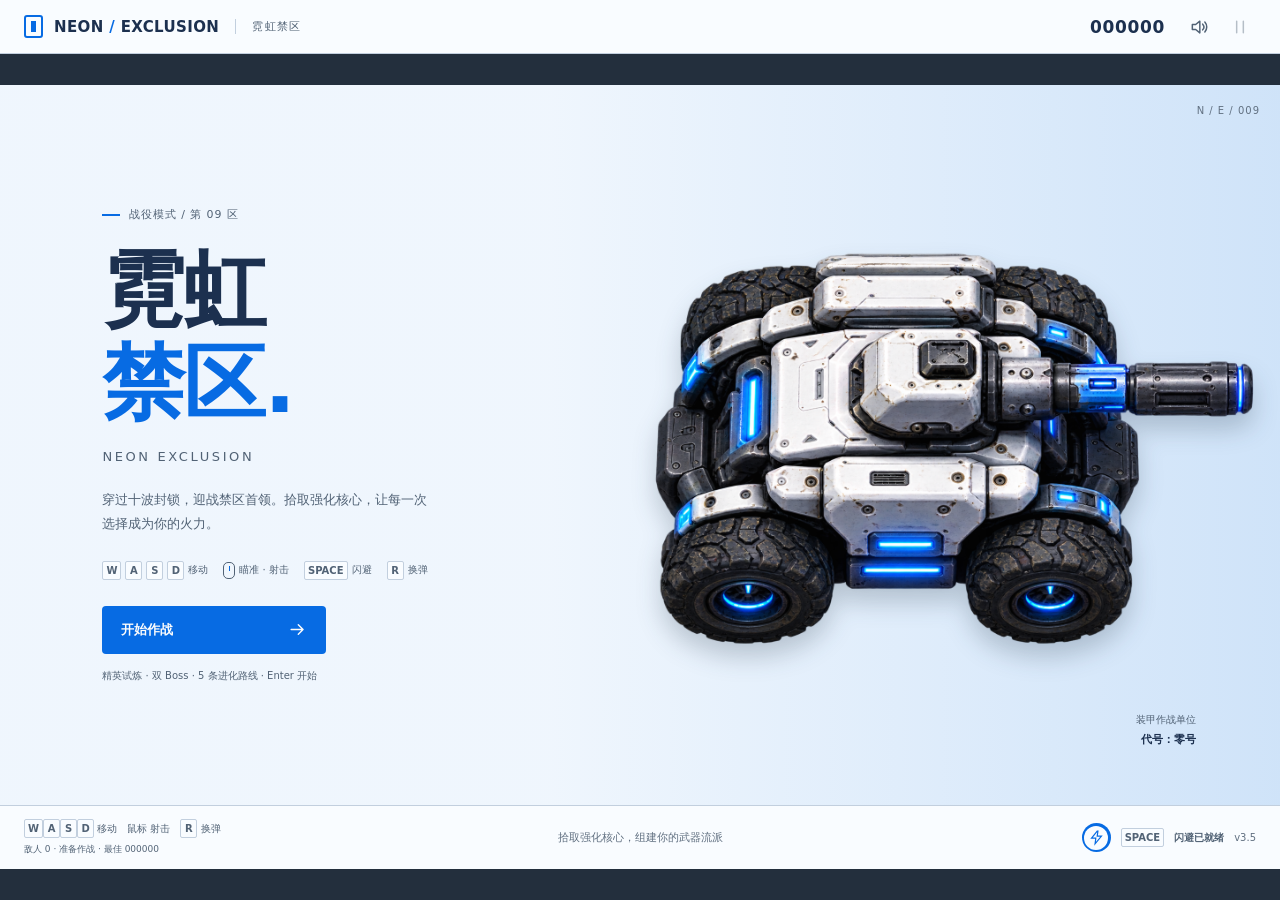
<file: index.html>
<!doctype html>
<html lang="zh-CN">
  <head>
    <meta charset="UTF-8" />
    <meta name="viewport" content="width=device-width, initial-scale=1, viewport-fit=cover" />
    <meta name="theme-color" content="#f5f8fd" />
    <meta name="description" content="霓虹禁区：一款可直接在浏览器游玩的俯视角射击游戏。" />
    <title>霓虹禁区 · NEON EXCLUSION</title>
    <link rel="icon" href="data:image/svg+xml,%3Csvg xmlns='http://www.w3.org/2000/svg' viewBox='0 0 32 32'%3E%3Cpath fill='%23f5f8fd' d='M0 0h32v32H0z'/%3E%3Cpath fill='none' stroke='%23256adc' stroke-width='2' d='m16 3 13 13-13 13L3 16Z'/%3E%3Cpath fill='%2358b9f4' d='m16 11 5 5-5 5-5-5Z'/%3E%3C/svg%3E" />
    <link rel="preload" as="image" href="./assets/arena-ice.png?v=3.5" />
    <link rel="preload" as="image" href="./assets/units-ice.png?v=3.5" />
    <link rel="preload" as="image" href="./assets/rover-layered.png?v=3.5" />
    <link rel="preload" as="image" href="./assets/enemies-layered-a.png?v=3.5" />
    <link rel="preload" as="image" href="./assets/enemies-layered-b.png?v=3.5" />
    <link rel="stylesheet" href="./styles.css?v=3.5" />
    <script type="module" src="./main.js?v=3.5"></script>
  </head>
  <body>
    <div class="app-shell">
      <header class="masthead">
        <div class="brand" aria-label="霓虹禁区">
          <span class="brand-mark" aria-hidden="true"><span></span></span>
          <span class="brand-copy"><strong>NEON<span> / </span>EXCLUSION</strong><small>霓虹禁区</small></span>
        </div>
        <div class="masthead-meta"><div class="mission-hud" id="missionHud" hidden><span id="hudMode">1 / 10</span><strong id="missionText"></strong><div class="mission-dots" id="missionDots" aria-hidden="true"><i></i><i></i><i></i><i></i><i></i><i></i><i></i><i></i><i></i><i></i></div></div></div>
        <div class="top-actions"><span class="sr-only" id="hudWave">01</span><strong class="header-score" id="hudScore" aria-label="作战分数">000000</strong>
          <button type="button" class="icon-button" id="muteBtn" aria-label="切换音效" title="切换音效">
            <svg viewBox="0 0 24 24" aria-hidden="true"><path d="M4 9v6h4l5 4V5L8 9H4Zm12.4-.4a5 5 0 0 1 0 6.8M19 6a9 9 0 0 1 0 12" /><path class="mute-slash" d="m3 3 18 18" /></svg>
          </button>
          <button type="button" class="icon-button" id="pauseBtn" aria-label="暂停游戏" title="暂停游戏">
            <svg viewBox="0 0 24 24" aria-hidden="true"><path d="M8 5v14M16 5v14" /></svg>
          </button>
        </div>
      </header>

      <main class="game-main">
        <div class="game-stage" id="gameStage">
          <canvas id="gameCanvas" width="1280" height="720" aria-label="射击游戏战场"></canvas>
          <div class="stage-vignette" aria-hidden="true"></div>
          <div class="stage-corners" aria-hidden="true"><i></i><i></i><i></i><i></i></div>

          <div class="combat-hud" id="combatHud" aria-live="polite">
            <div class="hud-right">
              <div class="health-widget"><div class="health-top"><span>生命值</span><strong id="hudHealth">100</strong><small id="hudShield"></small></div><div class="health-track"><span id="healthFill"></span></div></div>
              <div class="ammo-widget"><svg viewBox="0 0 24 24" aria-hidden="true"><path d="m7 20 4-15h6l-4 15H7Zm-1 1h12M12 5V3" /></svg><strong id="hudAmmo">24 / 24</strong></div>
            </div>
          </div>


          <div class="boss-hud" id="bossHud" hidden><div><strong id="bossName"></strong><span id="bossPhase"></span></div><div class="boss-track" id="bossBar" role="progressbar" aria-label="Boss 生命值" aria-valuemin="0" aria-valuemax="100" aria-valuenow="100"><span id="bossFill"></span></div><small id="bossHealth"></small></div>
          <aside class="side-mission" id="sideMission" aria-label="可选战斗目标" hidden><strong id="sideTitle"></strong><span id="sideAction"></span><small id="sideReward"></small><div class="side-track"><i id="sideProgress"></i></div></aside>


          <div class="touch-controls" id="touchControls" aria-label="触屏操控" hidden>
            <div class="move-stick" id="moveStick" role="group" aria-label="移动摇杆，按住并拖动以移动"><span class="stick-label">移动</span><span class="stick-guide" aria-hidden="true"></span><span class="stick-thumb" aria-hidden="true"></span></div>
            <button type="button" class="touch-button touch-fire" id="fireBtn" aria-label="按住射击，拖动自由瞄准"><svg viewBox="0 0 32 32" aria-hidden="true"><circle cx="16" cy="16" r="8"/><path d="M16 2v8m0 12v8M2 16h8m12 0h8"/><circle cx="16" cy="16" r="2"/></svg><span id="fireLabel">射击</span></button>
            <button type="button" class="touch-button touch-dash" id="dashBtn" aria-label="闪避冲刺"><svg viewBox="0 0 24 24" aria-hidden="true"><path d="m13 3-8 10h6l-1 8 9-11h-6l1-7Z"/></svg><span>闪避</span><small id="dashCountdown">就绪</small></button>
            <button type="button" class="touch-button touch-reload" id="reloadBtn" aria-label="装填弹药"><svg viewBox="0 0 24 24" aria-hidden="true"><path d="M19 10a7 7 0 1 0-1 7M19 4v6h-6"/></svg><span id="reloadLabel">换弹</span></button>
            <p class="touch-help">按住射击自动锁敌 · 拖动射击键自由瞄准</p>
          </div>
          <div id="eventToast" class="event-toast" role="status" aria-live="polite"></div>

          <section class="game-overlay start-screen" id="startScreen" aria-labelledby="gameTitle">
            <div class="start-backdrop" aria-hidden="true"></div>
            <div class="start-content">
              <div class="intro-art" aria-hidden="true">
                <div class="vehicle-portrait"></div>
                <div class="art-caption"><span>装甲作战单位</span><strong>代号：零号</strong></div>
              </div>
              <div class="intro-copy">
                <p class="eyebrow"><span class="eyebrow-line"></span> 战役模式 / 第 09 区</p>
                <h1 id="gameTitle"><span>霓虹</span><span>禁区<span class="title-dot">.</span></span></h1>
                <p class="intro-english">NEON EXCLUSION</p>
                <p class="intro-description">穿过十波封锁，迎战禁区首领。拾取强化核心，让每一次选择成为你的火力。</p>
                <div class="control-list" aria-label="操作方式">
                  <span><kbd>W</kbd><kbd>A</kbd><kbd>S</kbd><kbd>D</kbd> 移动</span>
                  <span><span class="mouse-icon" aria-hidden="true"></span> 瞄准 · 射击</span>
                  <span><kbd>SPACE</kbd> 闪避</span>
                  <span><kbd>R</kbd> 换弹</span>
                </div>
                <p class="mobile-controls">左摇杆移动，按住射击自动锁敌；拖动射击键瞄准，轻触闪避或换弹。</p>
                <button type="button" class="primary-button" id="startBtn"><span>开始作战</span><svg viewBox="0 0 24 24" aria-hidden="true"><path d="M4 12h15m-6-6 6 6-6 6" /></svg></button>
                <button type="button" class="secondary-button endless-start" id="startEndlessBtn" hidden>开始无尽模式</button>
                <p id="artStatus" class="art-status" role="status">正在加载场景和角色素材…</p><button type="button" class="secondary-button" id="retryAssetsBtn" hidden>重新加载素材</button>
                <p class="intro-hint">精英试炼 · 双 Boss · 5 条进化路线 · Enter 开始</p>
              </div>
            </div>
            <span class="start-serial" aria-hidden="true">N / E / 009</span>
          </section>

          <section class="game-overlay upgrade-overlay" id="upgradeScreen" aria-labelledby="upgradeTitle" hidden>
            <div class="upgrade-panel"><p class="upgrade-kicker" id="upgradeKicker">强化核心 · 三选一</p><h2 id="upgradeTitle">选择你的强化</h2><p class="upgrade-subtitle">决定本局的火力走向</p><div class="upgrade-choices" id="upgradeChoices"></div><div class="evolution-routes" id="evolutionRoutes" aria-label="武器进化进度" hidden></div><div class="upgrade-actions"><button type="button" class="secondary-button" id="rerollBtn">重抽 · 剩余 2 次</button><button type="button" class="secondary-button" id="skipChoiceBtn">放弃本次强化 · 恢复 12 生命</button></div><p class="upgrade-hint" id="upgradeHint"></p></div>
          </section>
          <section class="game-overlay modal-overlay victory-screen" id="victoryScreen" aria-labelledby="victoryTitle" hidden>
            <div class="modal-panel"><p class="modal-kicker">EXCLUSION LIFTED</p><div class="victory-symbol" aria-hidden="true">✦</div><h2 id="victoryTitle">封锁已突破</h2><p>全部 10 波完成，无尽模式已解锁。带上当前构筑，挑战更深的禁区。</p><div class="victory-score" id="victoryScore">0</div><p class="run-info" id="victoryInfo"></p><div class="modal-actions"><button type="button" class="primary-button" id="continueEndlessBtn">带着当前构筑继续无尽</button><button type="button" class="secondary-button" id="victoryRestartBtn">重新挑战 10 波</button></div></div>
          </section>
          <section class="game-overlay modal-overlay" id="pauseScreen" aria-labelledby="pauseTitle" hidden>
            <div class="modal-panel"><p class="modal-kicker">PROTOCOL SUSPENDED</p><h2 id="pauseTitle">作战暂停</h2><p>继续后有短暂保护，准备好再出发。</p><div class="modal-actions"><button type="button" class="primary-button" id="resumeBtn"><span>继续作战</span><svg viewBox="0 0 24 24" aria-hidden="true"><path d="M4 12h15m-6-6 6 6-6 6" /></svg></button><button type="button" class="secondary-button" id="pauseRestartBtn">重新开始</button></div><div id="restartConfirm" class="restart-confirm" hidden><p>重新开始会清空本局进度。</p><div class="restart-confirm-actions"><button type="button" class="secondary-button" id="cancelRestartBtn">保留本局</button><button type="button" class="secondary-button danger-button" id="confirmRestartBtn">确认重新开始</button></div></div><details id="ownedBuild" class="owned-build"><summary>查看本局强化</summary><ul id="ownedBuildList"></ul></details><small>按 ESC 继续</small></div>
          </section>

          <section class="game-overlay modal-overlay over-screen" id="gameOverScreen" aria-labelledby="overTitle" hidden>
            <div class="modal-panel"><p class="modal-kicker">MISSION REPORT / SECTOR 09</p><h2 id="overTitle">任务结束</h2><p>战线记录已保存。下一次，走得更远。</p><div class="result-line"><div><span>最终分数</span><strong id="finalScore">0</strong></div><div><span>抵达波次</span><strong id="finalWave">1</strong></div></div><p class="run-info" id="finalRunInfo"></p><button type="button" class="primary-button" id="restartBtn"><span>再次作战</span><svg viewBox="0 0 24 24" aria-hidden="true"><path d="M4 12h15m-6-6 6 6-6 6" /></svg></button></div>
          </section>
        </div>
        <footer class="game-footer">
          <div class="footer-controls"><p><kbd>W</kbd><kbd>A</kbd><kbd>S</kbd><kbd>D</kbd> 移动　鼠标 射击　<kbd>R</kbd> 换弹</p><small><span id="hudRemaining">敌人 0</span> · <span id="statusText">准备作战</span> · 最佳 <span id="hudBest">000000</span></small></div>
          <div class="build-tray"><div class="active-buffs" id="activeBuffs" aria-label="本局武器强化" hidden></div><span class="build-empty" id="buildEmpty">拾取强化核心，组建你的武器流派</span></div>
          <div class="footer-status"><div class="dash-meter" id="desktopDash" aria-label="闪避冷却"><svg viewBox="0 0 24 24" aria-hidden="true"><path d="m13 3-8 10h6l-1 8 9-11h-6l1-7Z"/></svg></div><kbd>SPACE</kbd><strong id="hudReload">闪避已就绪</strong><span class="version">v3.5</span></div>
        </footer>
      </main>
    </div>
  </body>
</html>
</file>
<file: styles.css>
:root {
  color-scheme: light;
  --bg: oklch(0.968 0.012 250);
  --surface: oklch(0.99 0.005 250);
  --surface-hi: oklch(0.938 0.018 250);
  --ink: oklch(0.31 0.061 258);
  --muted: oklch(0.49 0.037 252);
  --subtle: oklch(0.54 0.032 252);
  --line: oklch(0.85 0.025 250);
  --primary: oklch(0.55 0.2 258);
  --primary-dark: oklch(0.43 0.18 258);
  --accent: oklch(0.73 0.12 227);
  --danger: oklch(0.58 0.21 24);
  --body: 'Segoe UI', 'Microsoft YaHei', system-ui, sans-serif;
  --display: var(--body);
}
* { box-sizing: border-box; }
html { min-width: 320px; min-height: 100%; }
body { margin: 0; background: var(--bg); color: var(--ink); font-family: var(--body); overflow-x: hidden; }
button { color: inherit; font: inherit; cursor: pointer; -webkit-tap-highlight-color: transparent; }
button:disabled { opacity: .4; cursor: not-allowed; }
button:focus-visible { outline: 2px solid var(--primary); outline-offset: 4px; }
[hidden] { display: none !important; }
.sr-only { position: absolute; width: 1px; height: 1px; padding: 0; margin: -1px; overflow: hidden; clip-path: inset(50%); white-space: nowrap; border: 0; }
.app-shell { min-height: 100svh; display: flex; flex-direction: column; }

/* Light chrome keeps persistent information outside the battlefield. */
.masthead { height: 54px; flex: 0 0 54px; padding: 0 24px; display: flex; align-items: center; justify-content: space-between; gap: 20px; background: var(--surface); border-bottom: 1px solid var(--line); }
.brand { display: flex; align-items: center; gap: 11px; white-space: nowrap; }
.brand-mark { width: 19px; height: 23px; border: 2px solid var(--primary); border-radius: 3px; display: grid; place-items: center; }
.brand-mark::before { content: ''; width: 5px; height: 11px; background: var(--primary); }
.brand-mark span { display: none; }
.brand-copy { display: flex; align-items: center; gap: 16px; }
.brand-copy strong { font-size: 15px; letter-spacing: .025em; font-weight: 750; }
.brand-copy strong span { color: var(--primary); }
.brand-copy small { padding-left: 16px; border-left: 1px solid var(--line); color: var(--muted); font-size: 11px; letter-spacing: .12em; }
.masthead-meta { min-width: 0; }
.mission-hud { display: flex; align-items: center; justify-content: center; gap: 12px; position: relative; padding-bottom: 8px; white-space: nowrap; }
.mission-hud > span { font-size: 13px; font-weight: 700; font-variant-numeric: tabular-nums; }
.mission-hud > strong { max-width: 260px; overflow: hidden; text-overflow: ellipsis; font-size: 11px; color: var(--muted); font-weight: 500; }
.mission-dots { position: absolute; left: 0; right: 0; bottom: 0; display: flex; gap: 3px; height: 3px; }
.mission-dots i { flex: 1; background: var(--line); border-radius: 2px; }
.mission-dots i.is-complete { background: oklch(0.74 0.1 250); }
.mission-dots i.is-current { background: var(--primary); }
.top-actions { display: flex; align-items: center; gap: 9px; }
.header-score { font-size: 17px; font-weight: 700; letter-spacing: .04em; margin-right: 9px; font-variant-numeric: tabular-nums; }
.icon-button { width: 32px; height: 32px; padding: 6px; background: transparent; border: 0; border-radius: 4px; color: var(--muted); }
.icon-button:hover { color: var(--primary); background: var(--surface-hi); }
.icon-button svg { width: 20px; height: 20px; fill: none; stroke: currentColor; stroke-width: 1.8; stroke-linecap: round; stroke-linejoin: round; }
.mute-slash { display: none; }
.is-muted .mute-slash { display: block; }
.version { font-size: 10px; color: var(--subtle); }
.masthead { position: relative; z-index: 2; }
.game-main { flex: 1; min-height: 0; display: flex; flex-direction: column; justify-content: center; align-items: center; background: oklch(0.3 0.03 252); }
.game-stage { position: relative; z-index: 1; isolation: isolate; width: min(100%, calc((100dvh - 118px) * 16 / 9)); aspect-ratio: 16 / 9; overflow: hidden; background: oklch(0.4 0.04 252); }
#gameCanvas { position: absolute; inset: 0; display: block; width: 100%; height: 100%; touch-action: none; }
.stage-corners, .stage-vignette, .hud-left, .ammo-widget, .lower-hud { display: none; }
.combat-hud { position: absolute; z-index: 2; top: 17px; right: 23px; pointer-events: none; }
.hud-right { display: flex; align-items: center; }
.health-widget { display: flex; flex-direction: row-reverse; align-items: center; gap: 9px; }
.health-top { display: flex; align-items: center; gap: 8px; color: oklch(0.95 0.015 240); }
.health-top > span { display: none; }
.health-top strong { font-size: 12px; font-weight: 650; font-variant-numeric: tabular-nums; }
.health-track { width: 158px; height: 6px; padding: 1px; background: oklch(0.2 0.025 250 / .6); border: 1px solid oklch(0.73 0.08 230 / .55); }
.health-track span { display: block; height: 100%; background: oklch(0.78 0.13 225); transition: width .18s ease-out; }
.health-track span.is-low { background: oklch(0.72 0.19 25); }
#hudShield { color: oklch(0.85 0.1 225); font-size: 10px; }
.game-stage.critical-health::after { content: ''; position: absolute; inset: 0; z-index: 1; pointer-events: none; box-shadow: inset 0 0 45px oklch(0.6 0.2 25 / .24); }
html[data-phase='idle'] .combat-hud { display: none; }
.side-mission { position: absolute; z-index: 2; top: 15px; left: 21px; max-width: 220px; padding: 5px 8px; background: oklch(0.23 0.04 250 / .32); color: oklch(0.98 0.01 250); display: flex; flex-direction: column; gap: 3px; font-size: 10px; pointer-events: none; }
.side-mission strong { font-size: 12px; font-weight: 600; }
.side-mission small { font-size: 9px; color: oklch(0.9 0.04 235); }
.side-track { height: 2px; margin-top: 3px; background: oklch(0.75 0.08 230 / .25); }
.side-track i { display: block; height: 100%; width: 0; background: oklch(0.8 0.11 227); }
.side-mission[data-status='missed'] { opacity: .65; }
.event-toast { position: absolute; z-index: 3; top: 17px; left: 50%; max-width: 42%; transform: translate(-50%, -5px); padding: 4px 9px; color: oklch(0.94 0.03 230); background: oklch(0.25 0.035 250 / .32); font-size: 11px; line-height: 1.5; text-align: center; opacity: 0; pointer-events: none; transition: opacity .16s, transform .16s; }
.event-toast.is-visible { opacity: 1; transform: translate(-50%, 0); }
.boss-hud { position: absolute; z-index: 2; top: 54px; left: 31%; right: 31%; text-align: center; color: oklch(0.95 0.04 30); pointer-events: none; }
.boss-hud > div:first-child { display: flex; justify-content: space-between; align-items: center; gap: 8px; margin-bottom: 6px; }
.boss-hud strong { font-size: 12px; font-weight: 650; }
.boss-hud > div:first-child span { font-size: 9px; }
.boss-track { height: 5px; background: oklch(0.21 0.03 250 / .7); }
.boss-track > span { display: block; width: 100%; height: 100%; background: oklch(0.76 0.15 38); transition: width .12s linear; }
.boss-hud small { display: block; margin-top: 5px; color: oklch(0.94 0.03 235); font-size: 9px; }
.boss-hud.is-enraged .boss-track > span { background: oklch(0.71 0.2 18); }

.game-footer { width: 100%; align-self: stretch; min-height: 64px; flex: 0 0 auto; padding: 8px 24px; background: var(--surface); display: grid; grid-template-columns: 1fr minmax(0, 2fr) 1fr; align-items: center; gap: 18px; border-top: 1px solid var(--line); }
.footer-controls { display: flex; flex-direction: column; gap: 5px; font-size: 10px; color: var(--muted); }
.footer-controls p { margin: 0; }
.footer-controls small { font-size: 9px; }
kbd { display: inline-grid; place-items: center; min-width: 17px; height: 19px; padding: 0 3px; border: 1px solid var(--line); border-radius: 2px; color: var(--muted); background: var(--surface); font: 600 10px var(--body); }
.build-tray { min-width: 0; display: flex; justify-content: center; }
.active-buffs { display: flex; align-items: center; max-width: 100%; gap: 0; overflow-x: auto; scrollbar-width: thin; scrollbar-color: var(--line) transparent; }
.buff-badge { flex: 0 0 auto; min-width: 76px; padding: 0 11px; display: flex; align-items: center; flex-direction: column; gap: 4px; border-right: 1px solid var(--line); color: var(--primary-dark); font-size: 9px; line-height: 1.2; }
.buff-badge:last-child { border-right: 0; }
.buff-badge > svg { width: 22px; height: 22px; fill: none; stroke: currentColor; stroke-width: 1.5; stroke-linecap: round; stroke-linejoin: round; }
.buff-badge > strong { font-size: 9px; font-weight: 500; white-space: nowrap; }
.buff-level { display: flex; gap: 3px; }
.buff-level i { width: 5px; height: 3px; border-radius: 1px; background: var(--line); }
.buff-level i.is-filled { background: var(--primary); }
.buff-badge.evolution-badge { color: var(--primary); }
.build-empty { color: var(--subtle); font-size: 11px; text-align: center; }
.footer-status { display: flex; align-items: center; justify-content: flex-end; gap: 10px; color: var(--muted); font-size: 10px; white-space: nowrap; }
.footer-status strong { font-weight: 600; }
.dash-meter { width: 29px; height: 29px; display: grid; place-items: center; border-radius: 50%; background: conic-gradient(var(--primary) var(--dash-progress, 100%), var(--line) 0); }
.dash-meter::before { content: ''; grid-area: 1 / 1; width: 24px; height: 24px; border-radius: 50%; background: var(--surface); }
.dash-meter svg { grid-area: 1 / 1; position: relative; width: 17px; height: 17px; fill: none; stroke: var(--primary); stroke-width: 1.7; }
.best-record { font-variant-numeric: tabular-nums; }

/* All menus use the same readable light surface and blue actions. */
.game-overlay { position: absolute; z-index: 4; inset: 0; }
.start-screen { color: var(--ink); background: var(--bg); }
.start-backdrop { position: absolute; inset: 0; background: linear-gradient(90deg, oklch(0.97 0.012 250) 0%, oklch(0.97 0.012 250) 43%, oklch(0.9 0.04 250 / .88) 100%); }
.start-content { position: relative; display: flex; align-items: center; height: 100%; padding: 38px 8%; }
.intro-copy { position: relative; z-index: 1; width: 52%; max-width: 520px; }
.eyebrow { display: flex; align-items: center; gap: 9px; margin: 0 0 22px; color: var(--muted); font-size: 11px; letter-spacing: .08em; }
.eyebrow-line { width: 18px; height: 2px; background: var(--primary); }
.intro-copy h1 { margin: 0; font-size: clamp(48px, 6.5vw, 88px); line-height: 1.12; letter-spacing: -.025em; font-weight: 800; text-wrap: balance; }
.intro-copy h1 > span { display: block; }
.intro-copy h1 > span:nth-child(2), .title-dot { color: var(--primary); }
.intro-english { margin: 18px 0 0; color: var(--muted); font-size: 13px; letter-spacing: .2em; }
.intro-description { max-width: 335px; margin: 24px 0; color: var(--muted); font-size: 13px; line-height: 1.9; }
.control-list { display: flex; flex-wrap: wrap; gap: 10px 15px; max-width: 390px; margin-bottom: 26px; color: var(--muted); font-size: 10px; }
.control-list > span { display: flex; align-items: center; gap: 4px; }
.mouse-icon { display: inline-block; width: 12px; height: 17px; border: 1px solid var(--muted); border-radius: 5px; position: relative; }
.mouse-icon::before { content: ''; position: absolute; top: 3px; left: 5px; width: 1px; height: 5px; background: var(--primary); }
.primary-button { min-width: 224px; min-height: 48px; padding: 10px 19px; display: inline-flex; align-items: center; justify-content: space-between; gap: 20px; border: 0; border-radius: 4px; color: oklch(0.99 0 0); background: var(--primary); font-size: 13px; font-weight: 650; transition: background .15s, transform .15s; }
.primary-button:hover { background: var(--primary-dark); }
.primary-button:active { transform: translateY(1px); }
.primary-button svg { width: 19px; height: 19px; fill: none; stroke: currentColor; stroke-width: 1.8; stroke-linecap: round; stroke-linejoin: round; }
.secondary-button { min-height: 40px; padding: 9px 14px; border: 1px solid var(--line); border-radius: 4px; background: var(--surface); color: var(--ink); font-size: 12px; font-weight: 550; }
.secondary-button:hover { border-color: var(--primary); color: var(--primary); background: var(--bg); }
.endless-start { display: block; width: 224px; margin-top: 10px; }
.intro-hint { margin: 15px 0 0; font-size: 10px; color: var(--muted); }
.mobile-controls { display: none; }
.intro-art { position: absolute; right: 0; bottom: 0; width: 55%; height: 95%; display: flex; justify-content: center; align-items: flex-end; }
.intro-art > svg { width: 100%; height: 100%; object-fit: contain; object-position: center bottom; filter: drop-shadow(0 7px 5px oklch(0.3 0.05 250 / .15)); }
.art-caption { position: absolute; right: 12%; bottom: 8%; display: flex; flex-direction: column; gap: 5px; color: var(--muted); font-size: 10px; text-align: right; }
.art-caption strong { font-size: 11px; color: var(--ink); }
.start-serial { position: absolute; right: 20px; top: 20px; font-size: 10px; letter-spacing: .1em; color: var(--subtle); }
.modal-overlay, .upgrade-overlay { z-index: 5; display: grid; place-items: center; padding: 22px; background: oklch(0.19 0.03 250 / .55); overflow: auto; }
.modal-panel { width: min(430px, 100%); max-height: 100%; padding: 34px; background: var(--surface); border-radius: 8px; text-align: center; overflow: auto; }
.modal-kicker, .upgrade-kicker { color: var(--primary); font-size: 10px; font-weight: 650; letter-spacing: .04em; margin: 0 0 13px; }
.modal-panel h2 { margin: 0; font-size: 34px; line-height: 1.25; letter-spacing: -.025em; }
.modal-panel > p { color: var(--muted); font-size: 12px; line-height: 1.8; margin: 14px 0 22px; }
.modal-actions { display: flex; flex-direction: column; gap: 10px; }
.modal-panel .primary-button { width: 100%; justify-content: center; }
.modal-panel small { display: block; margin-top: 20px; font-size: 10px; color: var(--subtle); }
.result-line { display: flex; justify-content: space-around; padding: 20px 0; margin-bottom: 15px; border-block: 1px solid var(--line); }
.result-line > div { display: flex; flex-direction: column; gap: 8px; }
.result-line span { font-size: 11px; color: var(--muted); }
.result-line strong, .victory-score { font-size: 30px; font-weight: 700; color: var(--primary); font-variant-numeric: tabular-nums; }
.victory-symbol { font-size: 30px; margin-bottom: 12px; color: var(--primary); }
.victory-score { margin-top: 15px; }
.modal-panel .run-info { font-size: 10px; }
.owned-build { margin-top: 18px; text-align: left; font-size: 12px; }
.owned-build summary { cursor: pointer; min-height: 44px; padding-block: 13px; }
.owned-build ul { max-height: 145px; overflow-y: auto; margin: 0; padding: 0 5px 0 19px; line-height: 1.7; color: var(--muted); }
.owned-build li + li { margin-top: 8px; }
.restart-confirm { font-size: 12px; line-height: 1.6; }
.restart-confirm-actions { display: flex; gap: 8px; }
.restart-confirm-actions > button { flex: 1; min-height: 44px; }
.danger-button { color: var(--danger); }
.upgrade-panel { width: min(900px, 100%); max-height: 100%; padding: 26px; background: var(--surface); border-radius: 8px; text-align: center; overflow: auto; }
.upgrade-panel h2 { margin: 0; font-size: 28px; letter-spacing: -.02em; }
.upgrade-subtitle { margin: 10px 0 23px; color: var(--muted); font-size: 12px; }
.upgrade-choices { display: grid; grid-template-columns: repeat(3, minmax(0, 1fr)); gap: 14px; text-align: left; }
.upgrade-choice { min-height: 202px; padding: 18px; display: flex; flex-direction: column; align-items: stretch; background: var(--bg); border: 1px solid var(--line); border-radius: 5px; color: var(--ink); text-align: left; transition: border-color .15s, background .15s; }
.upgrade-choice:hover, .upgrade-choice.is-ready { border-color: var(--primary); background: oklch(0.946 0.025 250); }
.choice-top { display: flex; justify-content: space-between; align-items: center; margin-bottom: 15px; }
.choice-icon { font-size: 25px; line-height: 1; color: var(--primary); }
.upgrade-choice > strong { margin-bottom: 7px; font-size: 17px; font-weight: 700; }
.choice-level { font-size: 10px; color: var(--primary); font-weight: 650; }
.choice-description { margin-top: 13px; color: var(--muted); font-size: 12px; line-height: 1.65; }
.upgrade-choice small { margin-top: auto; padding-top: 13px; font-size: 10px; line-height: 1.5; color: var(--muted); }
.upgrade-choice small.recipe-ready { color: var(--primary-dark); font-weight: 700; }
.choice-tradeoff { margin-bottom: 10px; color: oklch(0.46 0.12 55); font-size: 10px; }
.evolution-routes { display: flex; flex-direction: column; gap: 5px; margin-top: 15px; font-size: 10px; line-height: 1.6; text-align: left; color: var(--muted); }
.route-active { color: var(--primary); }
.upgrade-actions { display: flex; flex-wrap: wrap; justify-content: center; gap: 9px; margin-top: 17px; }
.upgrade-actions .secondary-button { font-size: 11px; }
.upgrade-hint { margin: 16px 0 0; font-size: 10px; color: var(--muted); }

/* Independent thumb controls occupy the spare viewport around the arena. */
.touch-controls { display: none; }
html.touch-device body { overscroll-behavior: none; }
html.touch-device .footer-controls p, html.touch-device .footer-status > kbd { display: none; }
html.touch-device .touch-controls:not([hidden]) { display: block; position: fixed; inset: 0; z-index: 3; pointer-events: none; user-select: none; -webkit-user-select: none; }
.move-stick { position: absolute; left: max(22px, env(safe-area-inset-left)); bottom: calc(30px + env(safe-area-inset-bottom)); width: 108px; height: 108px; border: 1px solid oklch(0.6 0.13 250 / .55); border-radius: 50%; background: oklch(0.91 0.035 250 / .22); pointer-events: auto; touch-action: none; }
.stick-label { position: absolute; top: -24px; width: 100%; text-align: center; color: var(--primary-dark); font-size: 11px; }
.stick-guide { position: absolute; inset: 16px; border: 1px solid oklch(0.6 0.1 250 / .2); border-radius: 50%; }
.stick-guide::before, .stick-guide::after { content: ''; position: absolute; background: oklch(0.6 0.1 250 / .2); }
.stick-guide::before { top: 8px; bottom: 8px; left: 50%; width: 1px; }
.stick-guide::after { left: 8px; right: 8px; top: 50%; height: 1px; }
.stick-thumb { position: absolute; left: 50%; top: 50%; width: 39%; height: 39%; border-radius: 50%; border: 1px solid oklch(0.56 0.16 250 / .7); background: oklch(0.6 0.15 250 / .38); transform: translate(calc(-50% + var(--stick-x, 0px)), calc(-50% + var(--stick-y, 0px))); }
.move-stick.is-active { border-color: var(--primary); }
.touch-button { position: absolute; display: flex; flex-direction: column; justify-content: center; align-items: center; gap: 3px; padding: 0; border: 1px solid oklch(0.58 0.13 250 / .55); border-radius: 50%; background: oklch(0.94 0.025 250 / .6); color: var(--primary-dark); pointer-events: auto; touch-action: none; font-size: 10px; font-weight: 650; }
.touch-button svg { width: 23px; height: 23px; fill: none; stroke: currentColor; stroke-width: 1.7; stroke-linecap: round; stroke-linejoin: round; }
.touch-fire { right: max(22px, env(safe-area-inset-right)); bottom: calc(25px + env(safe-area-inset-bottom)); width: 84px; height: 84px; border: 2px solid var(--primary); background: oklch(0.81 0.09 250 / .5); }
.touch-fire svg { width: 29px; height: 29px; transform: translate(var(--aim-x, 0px), var(--aim-y, 0px)); }
.touch-fire.is-active { background: oklch(0.72 0.13 250 / .75); }
.touch-dash { right: calc(125px + env(safe-area-inset-right)); bottom: calc(35px + env(safe-area-inset-bottom)); width: 57px; height: 57px; border: 0; background: conic-gradient(var(--primary) var(--dash-progress, 100%), var(--line) 0); }
.touch-dash::before { content: ''; position: absolute; inset: 3px; border-radius: 50%; background: var(--bg); }
.touch-dash > * { position: relative; }
.touch-dash svg { width: 19px; height: 19px; }
.touch-dash small { font-size: 8px; font-weight: 500; }
.touch-reload { right: calc(38px + env(safe-area-inset-right)); bottom: calc(126px + env(safe-area-inset-bottom)); width: 48px; height: 48px; font-size: 9px; }
.touch-reload svg { width: 20px; height: 20px; }
.touch-help { position: absolute; bottom: calc(205px + env(safe-area-inset-bottom)); left: 12px; right: 12px; color: var(--muted); font-size: 10px; text-align: center; }

@media (max-width: 1000px) {
  .brand-copy small { display: none; }
  .masthead { padding-inline: 16px; }
  .game-footer { padding-inline: 16px; gap: 10px; }
  .buff-badge { min-width: 65px; padding-inline: 8px; }
  .intro-copy h1 { font-size: 65px; }
  .intro-description { margin-block: 18px; font-size: 12px; }
}
@media (max-width: 760px) {
  .masthead { height: 50px; flex-basis: 50px; gap: 10px; padding-inline: 12px; }
  .brand { gap: 7px; }
  .brand-mark { width: 14px; height: 18px; }
  .brand-copy strong { font-size: 12px; }
  .header-score { font-size: 13px; margin: 0; }
  .top-actions { gap: 3px; }
  .icon-button { width: 30px; height: 30px; }
  .mission-hud { gap: 7px; }
  .mission-hud > span { font-size: 11px; }
  .mission-hud > strong { font-size: 9px; max-width: 140px; }
  .combat-hud { top: 12px; right: 12px; }
  .health-track { width: 86px; }
  .health-top strong { font-size: 10px; }
  .side-mission { left: 12px; top: 10px; max-width: 155px; font-size: 9px; padding: 4px 6px; }
  .side-mission strong { font-size: 10px; }
  .side-mission small { font-size: 8px; }
  .event-toast { font-size: 10px; max-width: 43%; top: 12px; }
  .boss-hud { top: 45px; left: 26%; right: 26%; }
  .boss-hud strong { font-size: 10px; }
  .boss-hud > div:first-child span, .boss-hud small { font-size: 8px; }
  .game-footer { padding: 7px 12px; }
  .footer-controls { font-size: 9px; }
  .footer-status { font-size: 9px; gap: 6px; }
  .footer-status > .best-record { display: none; }
  .intro-copy h1 { font-size: 48px; }
  .start-content { padding: 20px 6%; }
  .intro-description { margin: 13px 0; font-size: 11px; }
  .eyebrow { margin-bottom: 12px; font-size: 9px; }
  .intro-english { margin-top: 10px; font-size: 11px; }
  .control-list { display: none; }
  .primary-button { min-width: 170px; min-height: 40px; font-size: 12px; }
  .endless-start { width: 170px; }
  .art-caption, .intro-hint { display: none; }
  .upgrade-panel { padding: 20px; }
  .upgrade-panel h2 { font-size: 24px; }
  .upgrade-choice { padding: 13px; min-height: 183px; }
  .upgrade-choice > strong { font-size: 15px; }
  .choice-description { font-size: 11px; }
}
@media (orientation: portrait) and (max-width: 600px) {
  .masthead-meta { position: absolute; top: 64px; left: 0; right: 0; z-index: 1; pointer-events: none; }
  .mission-hud { width: max-content; max-width: 92%; margin-inline: auto; }
  .mission-hud > strong { max-width: 240px; }
  .game-main { flex: 0 0 auto; padding-top: 47px; background: var(--bg); }
  .game-stage { width: 100%; }
  .game-footer { grid-template-columns: 1fr; gap: 8px; padding-top: 12px; background: var(--bg); border-top: 0; }
  .footer-controls { display: none; }
  .build-tray { min-height: 40px; }
  .buff-badge { min-width: 61px; padding-inline: 7px; }
  .footer-status { justify-content: center; }
  .footer-status .dash-meter { display: none; }
  .build-empty { font-size: 10px; }
  .event-toast { position: absolute; top: 39px; max-width: 70%; }
  .side-mission { top: auto; bottom: 9px; max-width: 160px; }
  .side-mission span, .side-mission small { display: none; }
  .boss-hud { top: 42px; left: 22%; right: 22%; }
  .boss-hud small { font-size: 7px; }
  .game-overlay { position: fixed; inset: 50px 0 0; overflow: auto; }
  .start-content { align-items: flex-start; padding: 36px 26px; min-height: 100%; }
  .intro-copy { width: 100%; max-width: none; }
  .intro-copy h1 { font-size: 66px; }
  .intro-english { font-size: 12px; }
  .intro-description { max-width: 270px; margin-block: 20px; font-size: 12px; }
  .mobile-controls { display: block; max-width: 260px; font-size: 10px; line-height: 1.7; color: var(--muted); margin: 0 0 18px; }
  .intro-art { height: 40%; width: 84%; right: -9%; opacity: .7; pointer-events: none; }
  .primary-button { min-width: 205px; min-height: 46px; }
  .start-serial { font-size: 9px; }
  .upgrade-overlay { padding: 12px; }
  .upgrade-panel { padding: 17px 13px; }
  .upgrade-panel h2 { font-size: 23px; }
  .upgrade-kicker { margin-bottom: 8px; }
  .upgrade-subtitle { display: none; }
  .upgrade-choices { grid-template-columns: 1fr; margin-top: 17px; gap: 8px; }
  .upgrade-choice { min-height: 0; display: grid; grid-template-columns: 25px minmax(0, 1fr); gap: 4px 8px; padding: 10px 12px; }
  .choice-top { grid-column: 1; grid-row: 1 / span 2; align-self: start; margin: 0; }
  .choice-top kbd { display: none; }
  .choice-icon { font-size: 22px; }
  .upgrade-choice > strong { grid-column: 2; margin: 0; font-size: 15px; }
  .choice-level { grid-column: 2; font-size: 9px; }
  .choice-description { grid-column: 1 / -1; margin-top: 3px; font-size: 11px; line-height: 1.5; }
  .upgrade-choice small { grid-column: 1 / -1; padding-top: 3px; font-size: 9px; }
  .choice-tradeoff { grid-column: 1 / -1; grid-row: 1; margin: 0; font-size: 9px; }
  .upgrade-choice:has(.choice-tradeoff) .choice-top { grid-row: 2 / span 2; }
  .evolution-routes { margin-top: 10px; font-size: 9px; gap: 2px; }
  .upgrade-actions { margin-top: 10px; gap: 8px; }
  .upgrade-actions .secondary-button { flex: 1 1 auto; font-size: 10px; min-height: 40px; padding: 8px; }
  .upgrade-hint { margin-top: 11px; font-size: 9px; }
}
@media (orientation: landscape) and (max-height: 500px) {
  .masthead { height: 40px; flex-basis: 40px; }
  .game-stage { width: min(100%, calc((100dvh - 86px) * 16 / 9)); }
  .game-footer { min-height: 46px; padding-block: 4px; }
  .footer-controls small, .footer-status > kbd, .footer-status > strong, .build-empty { display: none; }
  .footer-controls { font-size: 8px; }
  .buff-badge { min-width: 48px; padding-inline: 5px; font-size: 8px; gap: 2px; }
  .buff-badge > svg { width: 18px; height: 18px; }
  .buff-badge > strong { font-size: 7px; }
  .buff-level { display: none; }
  .side-mission { font-size: 8px; max-width: 140px; }
  .side-mission small { display: none; }
  .health-track { width: 75px; }
  .boss-hud { top: 40px; }
  .start-content { padding: 17px 6%; }
  .intro-copy h1 { font-size: 38px; }
  .eyebrow { margin-bottom: 7px; font-size: 8px; }
  .intro-english { font-size: 9px; margin-top: 7px; }
  .intro-description { margin: 10px 0; font-size: 9px; line-height: 1.6; }
  .primary-button { min-width: 150px; min-height: 34px; font-size: 10px; }
  .endless-start { width: 150px; min-height: 29px; margin-top: 7px; font-size: 9px; padding: 5px; }
  .start-serial { font-size: 8px; right: 12px; top: 10px; }
  .modal-overlay, .upgrade-overlay { position: fixed; inset: 40px 0 0; padding: 10px; }
  .modal-panel { padding: 18px 25px; }
  .modal-panel h2 { font-size: 25px; }
  .modal-panel > p { font-size: 10px; margin: 9px 0 15px; }
  .modal-panel small { margin-top: 10px; }
  .victory-symbol { display: none; }
  .upgrade-panel { padding: 12px 17px; }
  .upgrade-panel h2 { font-size: 20px; }
  .upgrade-kicker { margin-bottom: 5px; font-size: 9px; }
  .upgrade-subtitle { display: none; }
  .upgrade-choices { margin-top: 12px; gap: 10px; }
  .upgrade-choice { min-height: 123px; padding: 9px 11px; }
  .choice-top { margin-bottom: 7px; }
  .choice-icon { font-size: 21px; }
  .upgrade-choice > strong { font-size: 14px; }
  .choice-description { font-size: 10px; margin-top: 7px; line-height: 1.5; }
  .upgrade-choice small { font-size: 8px; padding-top: 6px; }
  .choice-tradeoff { font-size: 8px; margin-bottom: 5px; }
  .evolution-routes { margin-top: 7px; font-size: 8px; gap: 0; }
  .upgrade-actions { margin-top: 8px; }
  .upgrade-actions .secondary-button { min-height: 31px; padding: 5px 11px; font-size: 9px; }
  .upgrade-hint { margin-top: 7px; font-size: 8px; }
  .move-stick { width: 88px; height: 88px; left: max(18px, env(safe-area-inset-left)); bottom: calc(25px + env(safe-area-inset-bottom)); }
  .touch-fire { width: 72px; height: 72px; right: max(19px, env(safe-area-inset-right)); bottom: calc(20px + env(safe-area-inset-bottom)); }
  .touch-dash { width: 48px; height: 48px; right: calc(31px + env(safe-area-inset-right)); bottom: calc(106px + env(safe-area-inset-bottom)); }
  .touch-reload { width: 43px; height: 43px; right: calc(34px + env(safe-area-inset-right)); bottom: calc(169px + env(safe-area-inset-bottom)); }
  .touch-help { display: none; }
  .stick-label { color: oklch(0.9 0.03 235); }
}
@media (prefers-reduced-motion: reduce) {
  *, *::before, *::after { animation-duration: .01ms !important; transition-duration: .01ms !important; }
}

@media (pointer: coarse) {
  .icon-button { width: 44px; height: 44px; padding: 12px; flex-shrink: 0; }
  .touch-reload { min-width: 44px; min-height: 44px; }
  .primary-button, .secondary-button, .upgrade-actions .secondary-button { min-height: 44px; }
}
@media (pointer: coarse) and (orientation: landscape) and (max-height: 500px) {
  .masthead { height: 48px; flex-basis: 48px; }
  .game-stage { width: min(100%, calc((100dvh - 94px) * 16 / 9)); }
  .modal-overlay, .upgrade-overlay { inset-block-start: 48px; }
  .owned-build { margin-top: 8px; }
  .owned-build ul { max-height: 90px; }
}
@media (max-width: 360px) {
  .brand-mark { display: none; }
  .brand-copy strong { font-size: 10px; }
  .masthead { padding-inline: 8px; gap: 4px; }
  .header-score { font-size: 11px; }
}

/* The menu displays the same rendered armored vehicle used in combat. */
.vehicle-portrait {
  width: 100%;
  aspect-ratio: 3 / 2;
  background-image: url('./assets/rover-hero.png?v=3.5');
  background-size: contain;
  background-position: center;
  background-repeat: no-repeat;
  filter: drop-shadow(0 14px 12px oklch(0.28 0.04 250 / .22));
}
.intro-art { height: 100%; align-items: center; padding: 0 1%; }
.art-status { max-width: 290px; margin: 12px 0 0; color: var(--muted); font-size: 11px; line-height: 1.6; }
#retryAssetsBtn { margin-top: 10px; }
@media (orientation: portrait) and (max-width: 600px) {
  .intro-art { height: 37%; width: 98%; right: -8%; opacity: .95; }
}
</file>
